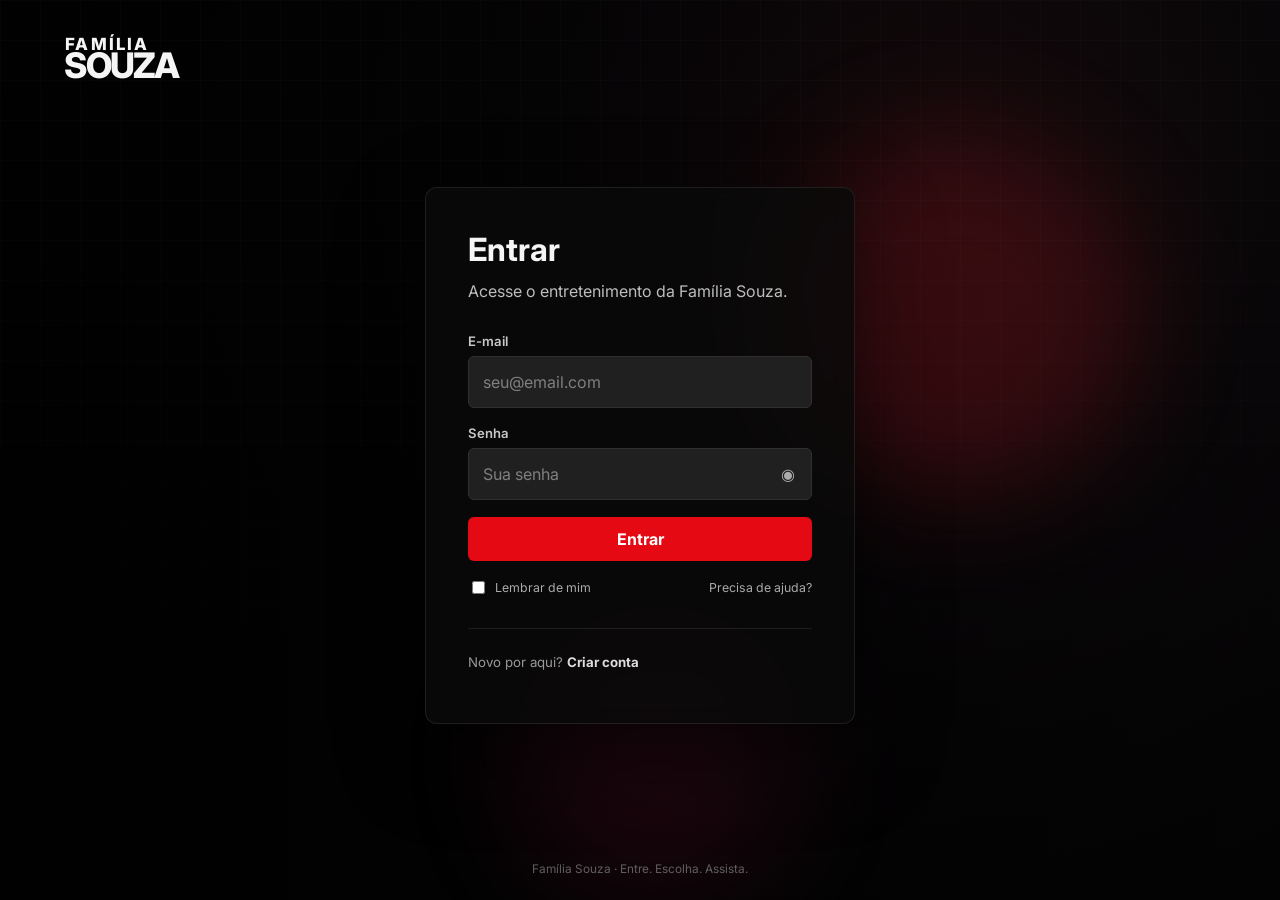
<file: familia-souza-frontend/index.html>
<!DOCTYPE html>
<html lang="pt-BR">
<head>
  <meta charset="UTF-8" />
  <meta name="viewport" content="width=device-width, initial-scale=1.0" />
  <meta name="theme-color" content="#080808" />
  <title>Família Souza — Entrar</title>
  <link rel="preconnect" href="https://fonts.googleapis.com" />
  <link rel="preconnect" href="https://fonts.gstatic.com" crossorigin />
  <link href="https://fonts.googleapis.com/css2?family=Inter:wght@400;500;600;700;800&display=swap" rel="stylesheet" />
  <link rel="stylesheet" href="css/style.css" />
</head>
<body class="login-page">
  <main class="login-shell">
    <div class="login-overlay"></div>

    <header class="login-header">
      <a class="brand brand-large" href="index.html" aria-label="Família Souza">
        <span>FAMÍLIA</span>
        <strong>SOUZA</strong>
      </a>
    </header>

    <section class="login-card" aria-labelledby="login-title">
      <h1 id="login-title">Entrar</h1>
      <p class="login-subtitle">Acesse o entretenimento da Família Souza.</p>

      <form id="loginForm" class="login-form" novalidate>
        <label class="field">
          <span>E-mail</span>
          <input id="email" name="email" type="email" autocomplete="email" placeholder="seu@email.com" required />
        </label>

        <label class="field">
          <span>Senha</span>
          <div class="password-wrap">
            <input id="password" name="password" type="password" autocomplete="current-password" placeholder="Sua senha" required minlength="6" />
            <button id="togglePassword" class="ghost-icon" type="button" aria-label="Mostrar senha" title="Mostrar senha">◉</button>
          </div>
        </label>

        <div id="loginError" class="form-message error" role="alert" hidden></div>

        <button class="primary-button full" type="submit">Entrar</button>

        <div class="login-options">
          <label class="checkbox-label">
            <input id="rememberMe" type="checkbox" />
            <span>Lembrar de mim</span>
          </label>
          <a href="#" id="forgotPassword">Precisa de ajuda?</a>
        </div>
      </form>

      <div class="login-footer-copy">
        <p>Novo por aqui? <a href="register.html"><strong>Criar conta</strong></a></p>
      </div>
    </section>

    <footer class="site-footer">Família Souza · Entre. Escolha. Assista.</footer>
  </main>

  <script src="js/config.js"></script>
  <script src="js/auth.js"></script>
</body>
</html>
</file>
<file: familia-souza-frontend/css/style.css>
:root {
  --bg: #080808;
  --panel: #111111;
  --panel-2: #181818;
  --text: #f5f5f5;
  --muted: #aaa;
  --muted-2: #747474;
  --line: rgba(255, 255, 255, .09);
  --accent: #e50914;
  --accent-2: #ff2a33;
  --radius: 10px;
}

* { box-sizing: border-box; }
html { scroll-behavior: smooth; }
body {
  margin: 0;
  background: var(--bg);
  color: var(--text);
  font-family: Inter, Arial, sans-serif;
  -webkit-font-smoothing: antialiased;
}
button, input { font: inherit; }
a { color: inherit; text-decoration: none; }
button { border: 0; cursor: pointer; }

/* Branding */
.brand { display: inline-flex; flex-direction: column; line-height: .84; letter-spacing: -.045em; }
.brand span { font-size: .72rem; font-weight: 800; letter-spacing: .13em; margin-left: .07em; }
.brand strong { font-size: 1.55rem; font-weight: 800; letter-spacing: -.055em; }
.brand-large span { font-size: 1.05rem; }
.brand-large strong { font-size: 2.2rem; }

/* Login */
.login-page {
  min-height: 100vh;
  background:
    linear-gradient(90deg, rgba(0,0,0,.86) 0%, rgba(0,0,0,.76) 48%, rgba(0,0,0,.62) 100%),
    radial-gradient(circle at 73% 18%, #391b20 0%, #171116 30%, #080808 64%);
}
.login-shell { min-height: 100vh; position: relative; overflow: hidden; }
.login-shell::before,
.login-shell::after {
  content: "";
  position: absolute;
  border-radius: 50%;
  filter: blur(55px);
  opacity: .32;
  pointer-events: none;
}
.login-shell::before { width: 360px; height: 360px; background: #8a151d; right: 11%; top: 15%; }
.login-shell::after { width: 280px; height: 280px; background: #4b0f23; right: 38%; bottom: 0; }
.login-overlay { position: absolute; inset: 0; background-image: linear-gradient(rgba(255,255,255,.018) 1px, transparent 1px), linear-gradient(90deg, rgba(255,255,255,.018) 1px, transparent 1px); background-size: 40px 40px; mask-image: linear-gradient(to bottom, black, transparent); }
.login-header { position: relative; z-index: 2; padding: 34px 5vw; }
.login-card {
  position: relative; z-index: 2; width: min(430px, calc(100vw - 40px)); margin: 8vh auto 80px; padding: 42px;
  background: rgba(10,10,10,.83); border: 1px solid var(--line); border-radius: 12px; box-shadow: 0 30px 90px rgba(0,0,0,.48); backdrop-filter: blur(12px);
}
.login-card h1 { margin: 0 0 10px; font-size: 2rem; }
.login-subtitle { color: #bdbdbd; line-height: 1.5; margin: 0 0 30px; }
.login-form { display: grid; gap: 17px; }
.field { display: grid; gap: 7px; }
.field > span { color: #c8c8c8; font-size: .82rem; font-weight: 600; }
.field input {
  width: 100%; padding: 15px 14px; color: white; background: #202020; border: 1px solid #303030; border-radius: 6px; outline: none; transition: .2s ease;
}
.field input::placeholder { color: #7f7f7f; }
.field input:focus { border-color: #707070; box-shadow: 0 0 0 3px rgba(229,9,20,.12); }
.password-wrap { position: relative; }
.password-wrap input { padding-right: 44px; }
.ghost-icon { position: absolute; right: 8px; top: 50%; transform: translateY(-50%); width: 32px; height: 32px; border-radius: 5px; background: transparent; color: #aaa; }
.ghost-icon:hover { color: white; background: #2a2a2a; }
.primary-button, .secondary-button {
  min-height: 44px; padding: 0 19px; border-radius: 6px; font-weight: 700; display: inline-flex; align-items: center; justify-content: center; gap: 7px; transition: .2s ease; white-space: nowrap;
}
.primary-button { color: white; background: var(--accent); }
.primary-button:hover { background: var(--accent-2); transform: translateY(-1px); }
.secondary-button { color: white; background: rgba(255,255,255,.14); }
.secondary-button:hover { background: rgba(255,255,255,.22); }
.full { width: 100%; }
/* Loading no botão */
.primary-button { position: relative; }
.primary-button:disabled { cursor: not-allowed; opacity: .85; transform: none; }
.primary-button:disabled:hover { background: var(--accent); transform: none; }

.primary-button.is-loading {
  color: transparent; /* esconde o texto mantendo a largura do botão */
  pointer-events: none;
}
.primary-button.is-loading::after {
  content: "";
  position: absolute;
  top: 50%;
  left: 50%;
  width: 20px;
  height: 20px;
  margin: -10px 0 0 -10px;
  border: 2px solid rgba(255, 255, 255, .35);
  border-top-color: #fff;
  border-radius: 50%;
  animation: btn-spin .7s linear infinite;
}
@keyframes btn-spin { to { transform: rotate(360deg); } }
.login-options { display: flex; align-items: center; justify-content: space-between; gap: 12px; font-size: .77rem; color: #aaa; }
.login-options a:hover { color: white; text-decoration: underline; }
.checkbox-label { display: inline-flex; align-items: center; gap: 7px; cursor: pointer; }
.checkbox-label input { accent-color: var(--accent); }
.login-footer-copy { border-top: 1px solid var(--line); margin-top: 31px; padding-top: 24px; color: #818181; font-size: .83rem; line-height: 1.5; }
.login-footer-copy p { margin: 0 0 8px; color: #999; }
.login-footer-copy strong { color: #ddd; }
.site-footer { position: absolute; bottom: 24px; left: 0; right: 0; text-align: center; color: #5f5f5f; font-size: .74rem; z-index: 2; }
.form-message { padding: 11px 12px; border-radius: 6px; font-size: .82rem; line-height: 1.4; }
.form-message.error { color: #ffc6ca; background: rgba(229,9,20,.12); border: 1px solid rgba(229,9,20,.3); }

/* App */
.app-page { background: var(--bg); }
.app-shell { min-height: 100vh; }
.navbar { position: fixed; z-index: 30; left: 0; right: 0; top: 0; height: 72px; padding: 0 4vw; display: flex; align-items: center; gap: 34px; transition: background .2s ease, box-shadow .2s ease; }
.navbar.scrolled { background: rgba(8,8,8,.93); box-shadow: 0 8px 25px rgba(0,0,0,.2); backdrop-filter: blur(10px); }
.brand-nav { flex: 0 0 auto; }
.brand-nav span { font-size: .48rem; }
.brand-nav strong { font-size: 1.25rem; }
.main-nav { display: flex; align-items: center; gap: 20px; font-size: .84rem; color: #bcbcbc; }
.main-nav a { transition: color .2s ease; }
.main-nav a:hover, .main-nav a.active { color: white; }
.nav-actions { margin-left: auto; display: flex; align-items: center; gap: 12px; }
.icon-button, .profile-button { background: transparent; color: white; }
.icon-button { font-size: 1.72rem; line-height: 1; width: 38px; height: 38px; }
.profile-button { display: flex; align-items: center; gap: 8px; border-radius: 8px; padding: 4px; }
.profile-avatar { width: 30px; height: 30px; border-radius: 5px; display: grid; place-items: center; background: linear-gradient(135deg, #752027, #2f1016); border: 1px solid rgba(255,255,255,.15); font-size: .66rem; font-weight: 800; }
.profile-name { font-size: .77rem; font-weight: 600; }
.chevron { color: #aaa; font-size: 1rem; }
.profile-menu-wrap { position: relative; }
.profile-menu { position: absolute; top: calc(100% + 10px); right: 0; width: 180px; background: #151515; border: 1px solid var(--line); border-radius: 8px; box-shadow: 0 20px 50px rgba(0,0,0,.4); overflow: hidden; }
.profile-menu a, .profile-menu button { width: 100%; display: block; padding: 12px 14px; color: #ddd; background: transparent; text-align: left; font-size: .82rem; }
.profile-menu a:hover, .profile-menu button:hover { background: #232323; color: white; }

.hero { position: relative; min-height: 78vh; display: flex; align-items: flex-end; padding: 10vh 6vw 10vh; overflow: hidden; background:
  radial-gradient(circle at 75% 35%, rgba(154,24,38,.75) 0, rgba(74,19,30,.50) 21%, transparent 47%),
  linear-gradient(90deg, #080808 0%, #0b090a 37%, rgba(15,7,10,.67) 64%, #080808 100%);
}
.hero::before { content: ""; position: absolute; inset: 0; background: linear-gradient(180deg, rgba(8,8,8,.15) 35%, #080808 100%); }
.hero-content { position: relative; z-index: 2; max-width: 620px; }
.eyebrow, .section-kicker { margin: 0 0 12px; color: #c2c2c2; font-size: .72rem; font-weight: 800; letter-spacing: .18em; }
.hero h1 { margin: 0; font-size: clamp(2.4rem, 5vw, 5.1rem); line-height: .99; letter-spacing: -.055em; max-width: 820px; }
.hero h1 span { color: #ddd; }
.hero-copy { max-width: 560px; margin: 22px 0 0; color: #c0c0c0; line-height: 1.65; font-size: .98rem; }
.hero-meta { display: flex; flex-wrap: wrap; gap: 10px; margin: 19px 0 26px; color: #ddd; font-size: .76rem; }
.hero-meta span:not(:last-child)::after { content: "•"; margin-left: 10px; color: #777; }
.hero-actions { display: flex; gap: 9px; }
.hero-fade { position: absolute; z-index: 1; inset: auto 0 0; height: 35%; background: linear-gradient(180deg, transparent, #080808); }
.hero-side-fade { position: absolute; z-index: 1; inset: 0 0 0 auto; width: 38%; background: linear-gradient(90deg, transparent, rgba(8,8,8,.45), #080808); }

.content-section { position: relative; z-index: 3; padding: 8px 4vw 17px; }
.section-heading { display: flex; align-items: end; justify-content: space-between; gap: 20px; margin-bottom: 12px; }
.section-heading h2 { margin: 0; font-size: clamp(1.05rem, 1.8vw, 1.45rem); letter-spacing: -.025em; }
.section-kicker { margin-bottom: 4px; color: #777; font-size: .6rem; }
.text-button { color: #aaa; background: transparent; font-size: .75rem; }
.text-button:hover { color: white; }
.movie-row { display: grid; grid-auto-flow: column; grid-auto-columns: minmax(155px, 18vw); gap: 10px; overflow-x: auto; padding: 4px 0 15px; scrollbar-width: none; }
.movie-row::-webkit-scrollbar { display: none; }
.movie-card { position: relative; min-width: 0; aspect-ratio: 2 / 3; border-radius: 7px; overflow: hidden; background: #161616; border: 1px solid rgba(255,255,255,.05); cursor: pointer; transform-origin: center bottom; transition: transform .22s ease, box-shadow .22s ease; }
.movie-card:hover { transform: scale(1.045) translateY(-4px); box-shadow: 0 20px 40px rgba(0,0,0,.45); z-index: 4; }
.movie-art { position: absolute; inset: 0; padding: 15px; display: flex; align-items: flex-end; background: linear-gradient(150deg, var(--c1), var(--c2) 58%, #090909); }
.movie-art::before { content: ""; position: absolute; inset: 0; background: radial-gradient(circle at 74% 20%, rgba(255,255,255,.20), transparent 28%); mix-blend-mode: screen; }
.movie-art::after { content: ""; position: absolute; inset: 0; background: linear-gradient(180deg, transparent 30%, rgba(0,0,0,.75)); }
.movie-art .poster-title { position: relative; z-index: 1; font-size: 1.06rem; font-weight: 800; line-height: 1; max-width: 92%; letter-spacing: -.04em; }
.movie-card .card-badge { position: absolute; z-index: 2; top: 9px; left: 9px; padding: 4px 6px; border-radius: 4px; background: rgba(0,0,0,.62); border: 1px solid rgba(255,255,255,.09); font-size: .58rem; font-weight: 800; }
.movie-card .card-actions { position: absolute; z-index: 3; inset: auto 8px 8px; display: flex; justify-content: space-between; gap: 7px; opacity: 0; transform: translateY(5px); transition: .2s ease; }
.movie-card:hover .card-actions { opacity: 1; transform: translateY(0); }
.card-mini-btn { width: 34px; height: 34px; border-radius: 50%; background: rgba(0,0,0,.72); color: white; border: 1px solid rgba(255,255,255,.18); }
.card-mini-btn:hover { background: white; color: black; }
.progress-bar { position: absolute; z-index: 3; bottom: 0; left: 0; right: 0; height: 4px; background: rgba(255,255,255,.18); }
.progress-bar span { display: block; height: 100%; background: var(--accent); }
.list-count { color: #686868; font-size: .7rem; }
.empty-state { border: 1px dashed #242424; border-radius: 10px; padding: 35px; text-align: center; color: #777; }
.empty-icon { width: 42px; height: 42px; margin: 0 auto 10px; display: grid; place-items: center; border-radius: 50%; background: #171717; color: #aaa; font-size: 1.4rem; }
.empty-state h3 { margin: 0 0 7px; color: #ddd; font-size: 1rem; }
.empty-state p { margin: 0; font-size: .8rem; }

.app-footer { margin-top: 50px; padding: 45px 4vw 55px; display: flex; align-items: end; justify-content: space-between; gap: 25px; border-top: 1px solid var(--line); color: #656565; font-size: .73rem; }
.brand-footer span { font-size: .43rem; }
.brand-footer strong { font-size: 1.1rem; }
.app-footer p { margin: 8px 0 0; }

/* Search */
.search-panel { position: fixed; z-index: 100; inset: 0; background: rgba(0,0,0,.90); backdrop-filter: blur(12px); }
.search-panel-inner { position: relative; width: min(820px, calc(100vw - 40px)); margin: 15vh auto 0; }
.search-panel input { width: 100%; padding: 14px 52px 14px 0; color: white; background: transparent; border: 0; border-bottom: 1px solid #464646; outline: none; font-size: clamp(1.45rem, 3vw, 2rem); }
.search-results { display: grid; grid-template-columns: repeat(3, minmax(0,1fr)); gap: 10px; padding-top: 20px; }
.close-button { position: absolute; z-index: 2; top: -5px; right: 0; background: transparent; color: white; font-size: 2rem; line-height: 1; }
.search-results .result-card { min-height: 180px; padding: 16px; border-radius: 8px; background: #151515; border: 1px solid var(--line); cursor: pointer; }
.result-card:hover { background: #1e1e1e; }
.result-card h3 { margin: 0 0 6px; font-size: .92rem; }
.result-card p { margin: 0; color: #888; font-size: .72rem; line-height: 1.5; }

/* Modal */
.modal { position: fixed; z-index: 90; inset: 0; display: grid; place-items: center; padding: 25px; }
.modal-backdrop { position: absolute; inset: 0; background: rgba(0,0,0,.76); backdrop-filter: blur(5px); }
.movie-modal-card { position: relative; z-index: 1; overflow: hidden; width: min(860px, 100%); background: #151515; border: 1px solid var(--line); border-radius: 12px; box-shadow: 0 30px 90px rgba(0,0,0,.55); }
.modal-art { height: 270px; background: linear-gradient(120deg, #3a1118, #0c0c0c 75%); }
.modal-body { padding: 25px; }
.modal-body h2 { margin: 0 0 8px; font-size: 1.9rem; letter-spacing: -.05em; }
.modal-body > p:not(.eyebrow):not(.modal-meta) { color: #b8b8b8; max-width: 720px; line-height: 1.65; font-size: .87rem; }
.modal-meta { color: #d5d5d5; font-size: .73rem; margin: 0 0 12px; }
.modal-actions { display: flex; gap: 9px; margin-top: 20px; flex-wrap: wrap; }
.modal-watch-buttons { display: flex; gap: 9px; flex-wrap: wrap; }
.modal-close { top: 15px; right: 17px; width: 35px; height: 35px; border-radius: 50%; background: rgba(0,0,0,.55); font-size: 1.5rem; }

.toast { position: fixed; z-index: 150; right: 24px; bottom: 24px; max-width: min(360px, calc(100vw - 48px)); padding: 12px 15px; border-radius: 7px; background: #eee; color: #111; font-size: .78rem; box-shadow: 0 15px 35px rgba(0,0,0,.4); transform: translateY(20px); opacity: 0; pointer-events: none; transition: .22s ease; }
.toast.show { transform: translateY(0); opacity: 1; }

/* Configurações */
.settings-card { position: relative; z-index: 1; width: min(440px, 100%); max-height: 88vh; overflow-y: auto; background: #151515; border: 1px solid var(--line); border-radius: 12px; box-shadow: 0 30px 90px rgba(0,0,0,.55); padding: 30px; }
.settings-card h2 { margin: 6px 0 22px; font-size: 1.5rem; letter-spacing: -.03em; }
.settings-card .field { margin-bottom: 14px; }
.settings-card .field input:disabled { color: #888; cursor: not-allowed; }
.settings-divider { height: 1px; background: var(--line); margin: 22px 0; }
.settings-section-title { margin: 0 0 4px; font-weight: 700; font-size: .92rem; }
.settings-note { color: #777; font-size: .78rem; margin: 0 0 14px; line-height: 1.5; }
.settings-providers { display: flex; flex-wrap: wrap; gap: 8px; margin-bottom: 16px; }
.provider-check { display: inline-flex; align-items: center; gap: 7px; padding: 8px 13px; border-radius: 20px; background: #181818; border: 1px solid var(--line); font-size: .78rem; color: #ddd; cursor: pointer; }
.provider-check input { accent-color: var(--accent); }
.settings-card .primary-button.full,
.settings-card .secondary-button.full { margin-bottom: 10px; }

/* Página de catálogo completo */
.catalog-header { padding: 110px 4vw 20px; }
.catalog-header h1 { margin: 0 0 6px; font-size: clamp(1.6rem, 3vw, 2.3rem); letter-spacing: -.03em; }
.catalog-header p { margin: 0; color: #999; font-size: .85rem; }
.catalog-filters { display: flex; gap: 8px; padding: 0 4vw 20px; flex-wrap: wrap; align-items: center; }
.catalog-filters button { padding: 9px 16px; border-radius: 20px; background: #181818; color: #ccc; border: 1px solid var(--line); font-size: .8rem; font-weight: 600; }
.catalog-filters button.active { background: white; color: #111; }
.genre-dropdown { position: relative; }
#genreDropdown { margin-left: auto; }
.genre-dropdown-toggle { display: inline-flex; align-items: center; gap: 8px; padding: 9px 16px; border-radius: 20px; background: #181818; color: #ccc; border: 1px solid var(--line); font-size: .8rem; font-weight: 600; }
.genre-dropdown-toggle .chevron { color: #aaa; font-size: .95rem; line-height: 1; }
.genre-dropdown-menu { position: absolute; z-index: 20; top: calc(100% + 8px); right: 0; min-width: 210px; max-height: 320px; overflow-y: auto; background: #151515; border: 1px solid var(--line); border-radius: 8px; box-shadow: 0 20px 50px rgba(0,0,0,.4); }
.genre-dropdown-menu button { width: 100%; display: block; padding: 11px 14px; color: #ddd; background: transparent; text-align: left; font-size: .82rem; }
.genre-dropdown-menu button:hover { background: #232323; color: white; }
.genre-dropdown-menu button.active { color: white; font-weight: 700; background: #202020; }
.catalog-grid { display: grid; grid-template-columns: repeat(auto-fill, minmax(155px, 1fr)); gap: 14px; padding: 0 4vw 30px; }
.catalog-grid .movie-card { aspect-ratio: 2 / 3; }
.catalog-empty { padding: 60px 4vw; text-align: center; color: #777; }
.load-more-wrap { display: flex; justify-content: center; padding: 10px 4vw 60px; }

[hidden] { display: none !important; }

@media (max-width: 800px) {
  .navbar { gap: 17px; padding: 0 20px; }
  .main-nav { display: none; }
  .profile-name, .chevron { display: none; }
  .hero { min-height: 71vh; padding: 18vh 20px 9vh; }
  .hero-content { max-width: 100%; }
  .hero h1 { font-size: clamp(2.5rem, 11vw, 4rem); }
  .hero-copy { font-size: .86rem; }
  .content-section { padding-inline: 20px; }
  .movie-row { grid-auto-columns: 150px; }
  .search-results { grid-template-columns: 1fr 1fr; }
  .app-footer { padding-inline: 20px; }
}

@media (max-width: 520px) {
  .login-header { padding: 24px 24px; }
  .login-card { margin-top: 4vh; padding: 28px 22px; }
  .login-options { align-items: flex-start; flex-direction: column; }
  .hero-actions { flex-direction: column; align-items: stretch; max-width: 260px; }
  .hero-meta { gap: 7px; }
  .hero-meta span:not(:last-child)::after { margin-left: 7px; }
  .search-results { grid-template-columns: 1fr; }
  .modal { padding: 12px; }
  .modal-art { height: 200px; }
  .modal-actions { flex-direction: column; }
}
</file>
